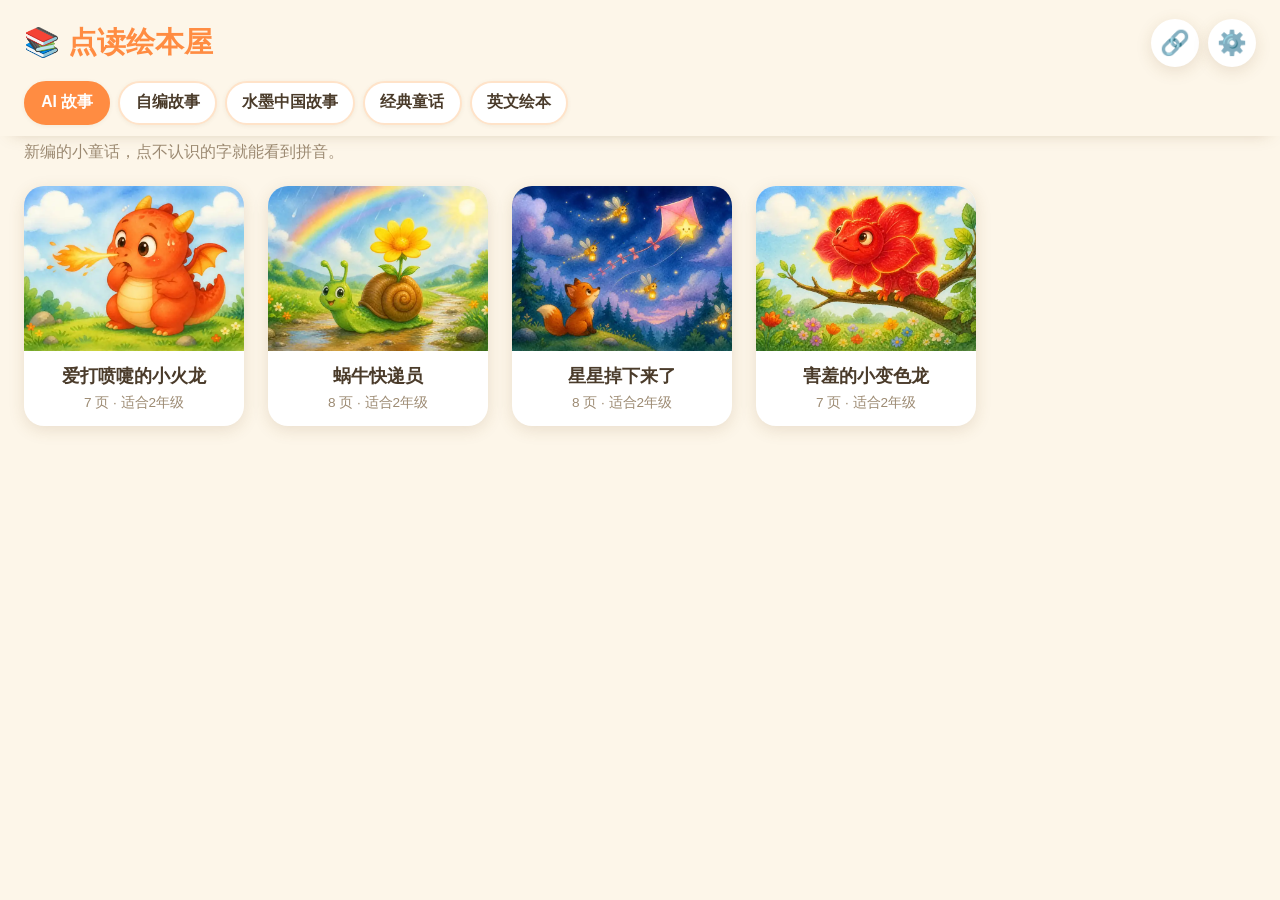
<file: index.html>
<!DOCTYPE html>
<html lang="zh-CN">
<head>
<meta charset="UTF-8">
<meta name="viewport" content="width=device-width, initial-scale=1.0, user-scalable=no, viewport-fit=cover">
<title>点读绘本屋</title>
<link rel="stylesheet" href="css/style.css">
</head>
<body>

<!-- 书架页 -->
<section id="shelf-view" class="view">
  <div class="shelf-top">
    <header class="shelf-header">
      <h1><span class="logo-icon">📚</span> 点读绘本屋</h1>
      <div class="shelf-header-right">
        <button type="button" id="share-cat-btn" class="icon-btn" title="分享本分类链接" aria-label="分享本分类链接">🔗</button>
        <button id="settings-btn" class="icon-btn" title="设置" aria-label="设置">⚙️</button>
      </div>
    </header>
    <nav id="category-bar" class="category-bar" role="tablist" aria-label="故事分类"></nav>
  </div>
  <p id="shelf-hint" class="shelf-hint">点一本书开始阅读吧！不认识的字，点一下就有拼音哦。</p>
  <div id="shelf-grid" class="shelf-grid" role="tabpanel"></div>
</section>

<!-- 阅读页 -->
<section id="reader-view" class="view hidden">
  <header class="reader-header">
    <button id="back-btn" class="icon-btn" title="回到书架" aria-label="回到书架">🏠</button>
    <div id="book-title" class="book-title"></div>
    <div class="reader-header-right">
      <div class="page-tools">
        <button id="first-page-btn" class="page-tool-btn" title="回到第一页" aria-label="回到第一页">⏮</button>
        <span id="page-indicator" class="page-indicator"></span>
      </div>
      <button type="button" id="share-book-btn" class="icon-btn" title="分享本故事链接" aria-label="分享本故事链接">🔗</button>
      <button id="settings-btn-2" class="icon-btn" title="设置" aria-label="设置">⚙️</button>
    </div>
  </header>

  <main class="page-area">
    <div id="page-content" class="page-content">
      <div id="page-image-wrap" class="page-image-wrap">
        <img id="page-image" class="page-image" alt="故事插图" decoding="async" draggable="false">
      </div>
      <div class="page-nav">
        <button id="prev-btn" class="nav-btn nav-prev" aria-label="上一页">‹</button>
        <button id="next-btn" class="nav-btn nav-next" aria-label="下一页">›</button>
      </div>
      <div id="page-text" class="page-text"></div>
    </div>
  </main>
</section>

<!-- 设置面板 -->
<div id="settings-overlay" class="overlay hidden">
  <div class="settings-panel">
    <h2>⚙️ 设置</h2>

    <div class="setting-row">
      <label>气泡停留时间</label>
      <div class="option-group" id="duration-options">
        <button data-value="3000">3秒</button>
        <button data-value="5000">5秒</button>
        <button data-value="10000">10秒</button>
        <button data-value="30000">30秒</button>
        <button data-value="0">不消失</button>
      </div>
    </div>

    <div class="setting-row">
      <label>字号</label>
      <div class="option-group" id="fontsize-options">
        <button data-value="large">大</button>
        <button data-value="xlarge">特大</button>
      </div>
    </div>

    <button id="settings-close" class="settings-close">好啦</button>
  </div>
</div>

<div id="share-overlay" class="overlay hidden" role="dialog" aria-modal="true" aria-labelledby="share-title">
  <div class="settings-panel share-panel">
    <h2 id="share-title">分享链接</h2>
    <p class="share-desc">把链接发给家人，就能打开这一类或这一本故事。也可以长按下面的地址复制。</p>
    <textarea id="share-url-input" class="share-url-input" rows="1" readonly></textarea>
    <button type="button" id="share-copy-btn" class="settings-close">复制链接</button>
    <button type="button" id="share-native-btn" class="settings-close share-native-btn hidden">发给家人</button>
    <button type="button" id="share-close-btn" class="share-dismiss">关闭</button>
  </div>
</div>

<div id="copy-toast" class="copy-toast" role="status" aria-live="polite"></div>

<script src="js/settings.js"></script>
<script src="js/reader.js"></script>
<script src="js/app.js"></script>
<script src="books/index.js"></script>
</body>
</html>
</file>
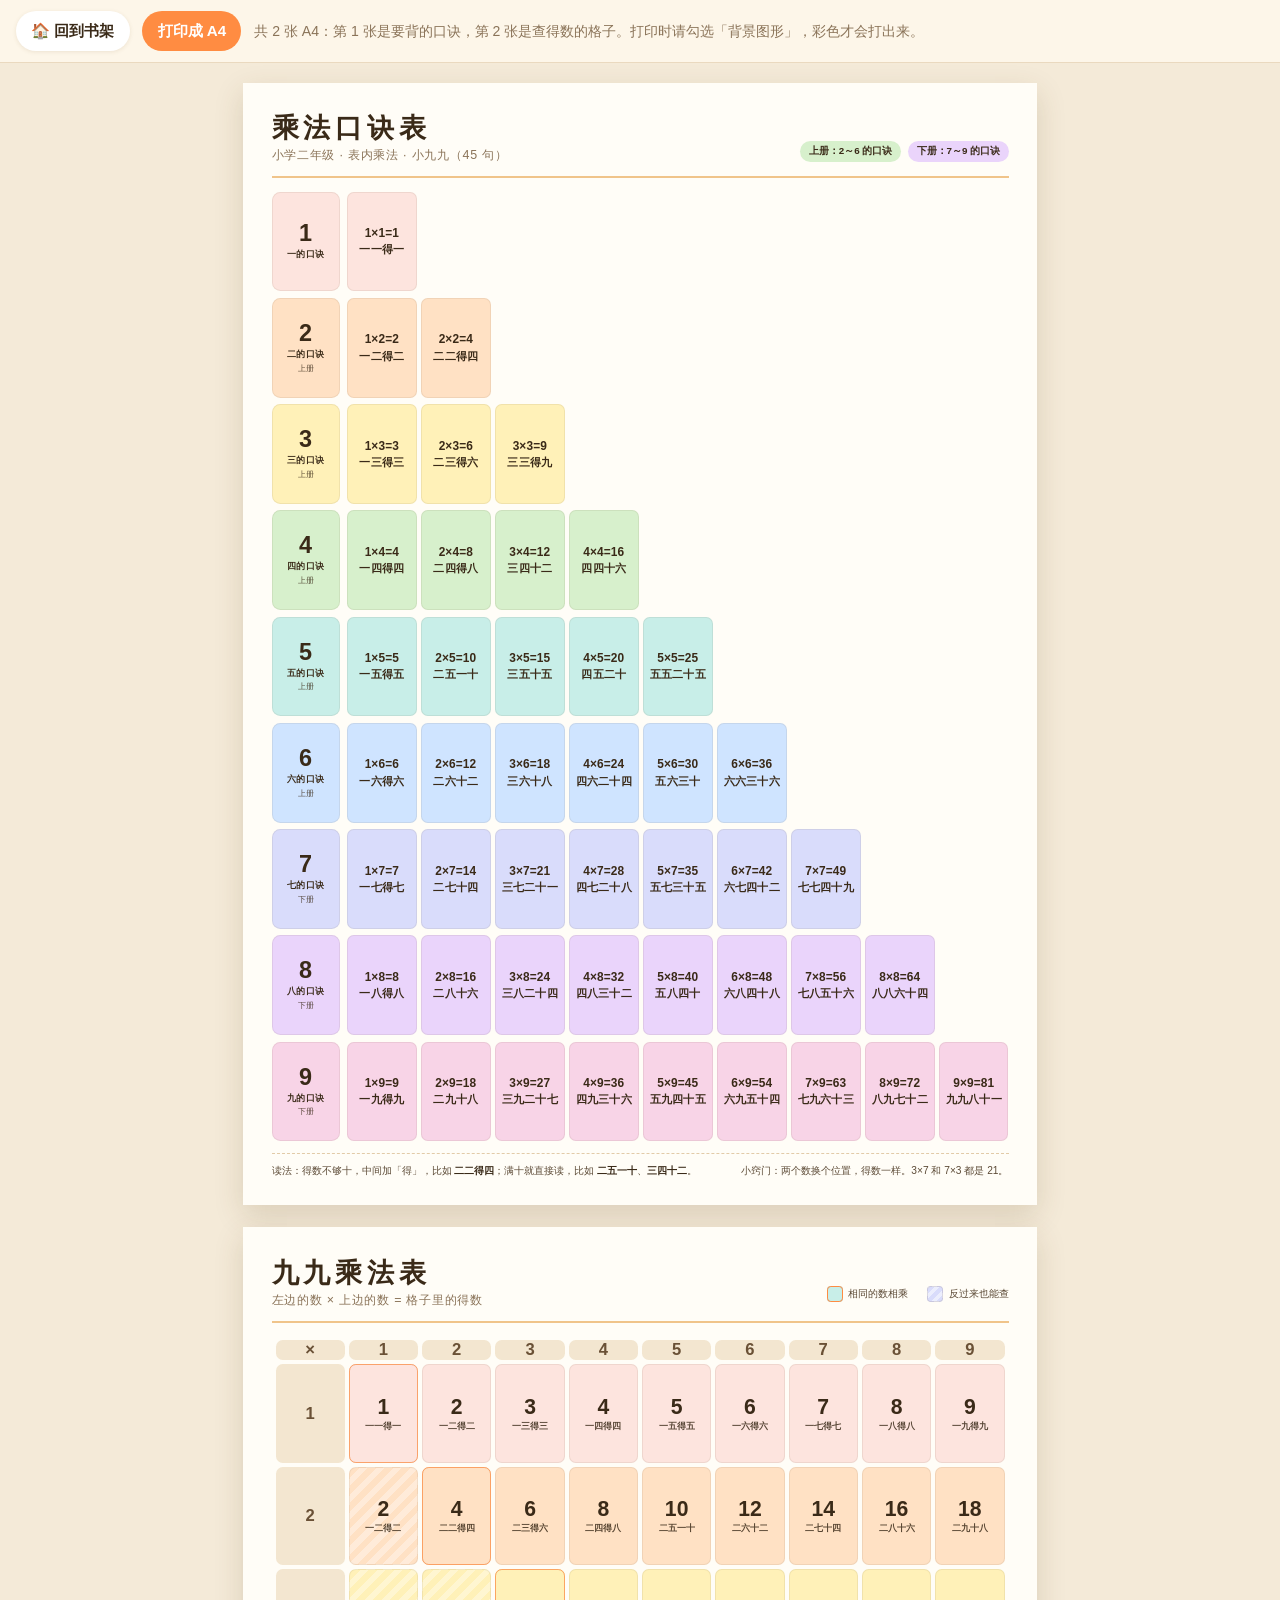
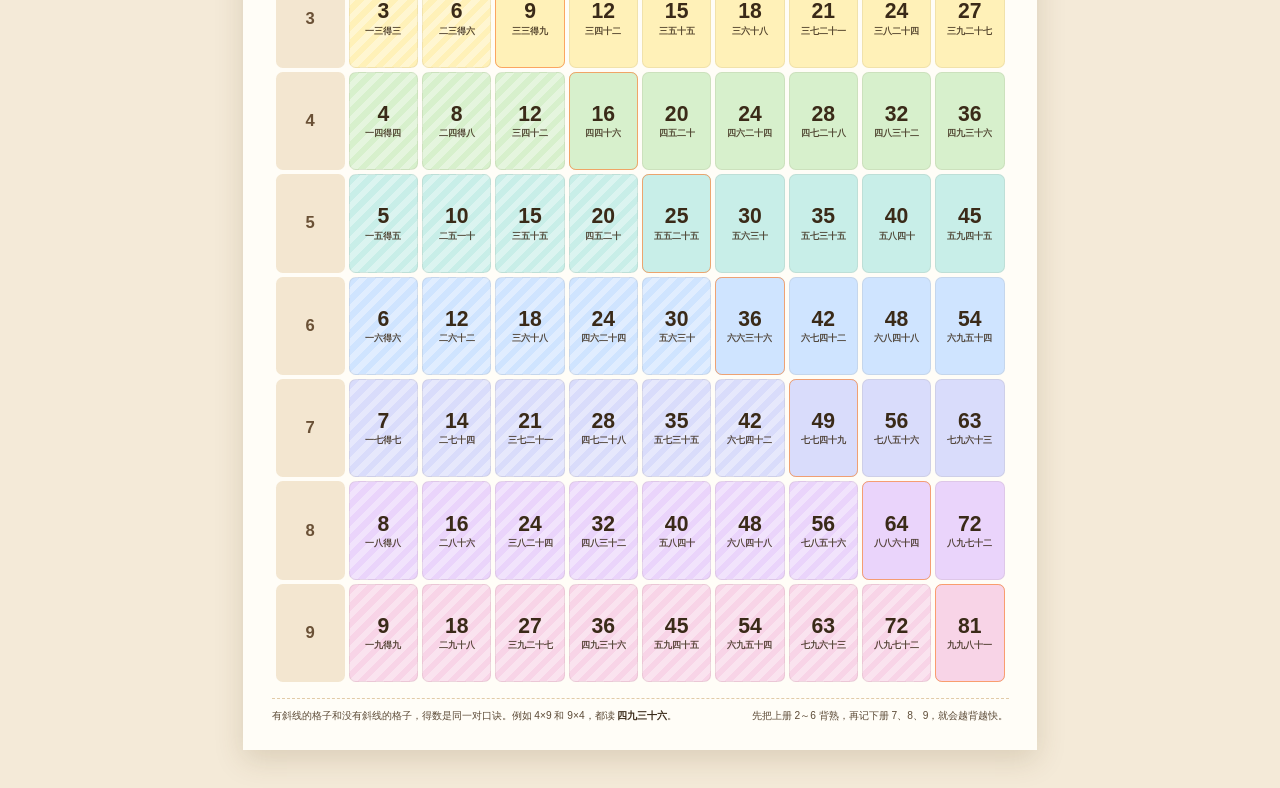
<file: print/cheng-fa-kou-jue.html>
<!DOCTYPE html>
<html lang="zh-CN">
<head>
<meta charset="UTF-8">
<meta name="viewport" content="width=device-width, initial-scale=1.0">
<title>乘法口诀表 · A4 打印</title>
<style>
  :root {
    --ink: #3a2a18;
    --muted: #8a7358;
    --paper: #fffdf7;
    --line: #e8d5b8;
    --primary: #ff8c42;
    --r1: #fde4de;
    --r2: #ffe1c4;
    --r3: #fff1b8;
    --r4: #d7f0cc;
    --r5: #c8eee8;
    --r6: #cfe4ff;
    --r7: #d9dcfb;
    --r8: #ead4fb;
    --r9: #f8d4e7;
  }
  * { box-sizing: border-box; margin: 0; padding: 0; }
  html, body {
    background: #f4ead8;
    color: var(--ink);
    font-family: "PingFang SC", "Microsoft YaHei", "Noto Sans SC", sans-serif;
  }
  button { font-family: inherit; }

  .toolbar {
    position: sticky;
    top: 0;
    z-index: 10;
    display: flex;
    flex-wrap: wrap;
    align-items: center;
    gap: 0.6rem 0.8rem;
    padding: 0.7rem 1rem;
    background: #fdf6e9;
    border-bottom: 1px solid #ead9bf;
  }
  .toolbar a, .toolbar button {
    display: inline-flex;
    align-items: center;
    justify-content: center;
    min-height: 40px;
    padding: 0.35rem 0.95rem;
    border-radius: 999px;
    text-decoration: none;
    font-size: 0.95rem;
    font-weight: 700;
    cursor: pointer;
    border: none;
  }
  .toolbar a {
    background: #fff;
    color: var(--ink);
    box-shadow: 0 1px 4px rgba(120, 90, 40, 0.12);
  }
  .toolbar .print-btn {
    background: var(--primary);
    color: #fff;
  }
  .toolbar .hint {
    color: var(--muted);
    font-size: 0.88rem;
    font-weight: 500;
    flex: 1 1 16rem;
  }

  .preview {
    display: flex;
    flex-direction: column;
    align-items: center;
    gap: 1.4rem;
    padding: 1.2rem 0.8rem 2.4rem;
    overflow-x: auto;
  }

  .sheet {
    width: 210mm;
    height: 297mm;
    background: var(--paper);
    color: var(--ink);
    padding: 8mm 7.5mm 7mm;
    display: flex;
    flex-direction: column;
    box-shadow: 0 10px 28px rgba(90, 60, 20, 0.16);
    overflow: hidden;
    -webkit-print-color-adjust: exact;
    print-color-adjust: exact;
  }

  .sheet-head {
    display: flex;
    align-items: flex-end;
    justify-content: space-between;
    gap: 8mm;
    padding-bottom: 3.2mm;
    border-bottom: 0.7mm solid #f0c48a;
    margin-bottom: 3.5mm;
  }
  .sheet-head h1 {
    font-size: 7.2mm;
    letter-spacing: 0.18em;
    line-height: 1.1;
  }
  .sheet-head .sub {
    font-size: 3.3mm;
    color: var(--muted);
    letter-spacing: 0.06em;
    margin-top: 1.2mm;
  }
  .badges {
    display: flex;
    gap: 2mm;
    flex-shrink: 0;
    padding-bottom: 0.6mm;
  }
  .badge {
    font-size: 2.6mm;
    font-weight: 700;
    padding: 1mm 2.2mm;
    border-radius: 99px;
    white-space: nowrap;
  }
  .badge-up { background: #d7f0cc; }
  .badge-down { background: #ead4fb; }

  .koujue {
    flex: 1;
    display: flex;
    flex-direction: column;
    gap: 1.7mm;
    min-height: 0;
  }
  .koujue-row {
    flex: 1;
    display: grid;
    grid-template-columns: 18mm 1fr;
    gap: 2mm;
    min-height: 0;
  }
  .row-label {
    border-radius: 2.2mm;
    display: flex;
    flex-direction: column;
    align-items: center;
    justify-content: center;
    text-align: center;
    padding: 1mm 0.4mm;
    border: 0.35mm solid rgba(80, 50, 20, 0.08);
  }
  .row-label .n {
    font-size: 6.2mm;
    font-weight: 800;
    line-height: 1;
  }
  .row-label .t {
    font-size: 2.35mm;
    margin-top: 0.7mm;
    font-weight: 700;
    letter-spacing: 0.04em;
  }
  .row-label .term {
    font-size: 2.1mm;
    margin-top: 0.5mm;
    opacity: 0.8;
  }
  .row-cells {
    display: grid;
    grid-template-columns: repeat(9, 1fr);
    gap: 1.2mm;
    min-width: 0;
  }
  .cell {
    border-radius: 1.8mm;
    display: flex;
    flex-direction: column;
    align-items: center;
    justify-content: center;
    padding: 0.4mm 0.3mm;
    border: 0.3mm solid rgba(80, 50, 20, 0.08);
    min-width: 0;
  }
  .cell .eq {
    font-size: 3.15mm;
    font-weight: 800;
    letter-spacing: 0.01em;
    line-height: 1.15;
    font-variant-numeric: tabular-nums;
  }
  .cell .rhyme {
    font-size: 2.85mm;
    font-weight: 700;
    margin-top: 0.7mm;
    letter-spacing: 0.02em;
    line-height: 1.15;
    white-space: nowrap;
  }

  .c1 .row-label, .c1 .cell { background: var(--r1); }
  .c2 .row-label, .c2 .cell { background: var(--r2); }
  .c3 .row-label, .c3 .cell { background: var(--r3); }
  .c4 .row-label, .c4 .cell { background: var(--r4); }
  .c5 .row-label, .c5 .cell { background: var(--r5); }
  .c6 .row-label, .c6 .cell { background: var(--r6); }
  .c7 .row-label, .c7 .cell { background: var(--r7); }
  .c8 .row-label, .c8 .cell { background: var(--r8); }
  .c9 .row-label, .c9 .cell { background: var(--r9); }

  .sheet-foot {
    margin-top: 3mm;
    padding-top: 2.4mm;
    border-top: 0.35mm dashed #e2cba8;
    font-size: 2.7mm;
    color: #5c4a36;
    line-height: 1.55;
    display: flex;
    justify-content: space-between;
    gap: 6mm;
  }
  .sheet-foot strong { color: var(--ink); }

  .grid-wrap {
    flex: 1;
    min-height: 0;
    display: flex;
    flex-direction: column;
  }
  table.times {
    width: 100%;
    height: 100%;
    border-collapse: separate;
    border-spacing: 1.3mm;
    table-layout: fixed;
  }
  table.times th, table.times td {
    text-align: center;
    vertical-align: middle;
    border-radius: 1.8mm;
    font-weight: 800;
  }
  table.times th {
    background: #f3e6d0;
    font-size: 4.4mm;
    color: #6a5136;
  }
  table.times td {
    font-size: 5.6mm;
    border: 0.3mm solid rgba(80, 50, 20, 0.08);
    font-variant-numeric: tabular-nums;
  }
  table.times td .mini {
    display: block;
    font-size: 2.3mm;
    font-weight: 700;
    margin-top: 0.6mm;
    letter-spacing: 0;
    opacity: 0.85;
  }
  table.times td.square {
    outline: 0.45mm solid rgba(255, 140, 66, 0.7);
    outline-offset: -0.45mm;
  }
  td.t1 { background: var(--r1); }
  td.t2 { background: var(--r2); }
  td.t3 { background: var(--r3); }
  td.t4 { background: var(--r4); }
  td.t5 { background: var(--r5); }
  td.t6 { background: var(--r6); }
  td.t7 { background: var(--r7); }
  td.t8 { background: var(--r8); }
  td.t9 { background: var(--r9); }
  td.lower {
    background-image: repeating-linear-gradient(
      -45deg,
      transparent,
      transparent 1.6mm,
      rgba(255,255,255,0.35) 1.6mm,
      rgba(255,255,255,0.35) 3.2mm
    );
  }

  .legend {
    display: flex;
    gap: 5mm;
    font-size: 2.7mm;
    color: #5c4a36;
    margin-bottom: 2mm;
  }
  .legend span { display: inline-flex; align-items: center; gap: 1.4mm; }
  .swatch {
    width: 4.2mm;
    height: 4.2mm;
    border-radius: 1mm;
    border: 0.3mm solid rgba(80,50,20,0.12);
    display: inline-block;
  }
  .swatch-square { outline: 0.4mm solid var(--primary); outline-offset: -0.4mm; background: var(--r5); }
  .swatch-lower {
    background: var(--r7);
    background-image: repeating-linear-gradient(-45deg, transparent, transparent 1mm, rgba(255,255,255,0.5) 1mm, rgba(255,255,255,0.5) 2mm);
  }

  @media screen and (max-width: 900px) {
    .preview { transform-origin: top center; }
    .sheet { box-shadow: 0 6px 16px rgba(90, 60, 20, 0.14); }
  }

  @page { size: A4 portrait; margin: 0; }
  @media print {
    html, body { background: #fff; }
    .toolbar, .preview { padding: 0; gap: 0; }
    .toolbar { display: none !important; }
    .sheet {
      box-shadow: none;
      page-break-after: always;
      break-after: page;
    }
    .sheet:last-child { page-break-after: auto; break-after: auto; }
  }
</style>
</head>
<body>
  <div class="toolbar">
    <a href="../index.html">🏠 回到书架</a>
    <button type="button" class="print-btn" id="print-btn">打印成 A4</button>
    <p class="hint">共 2 张 A4：第 1 张是要背的口诀，第 2 张是查得数的格子。打印时请勾选「背景图形」，彩色才会打出来。</p>
  </div>

  <div class="preview">
    <section class="sheet" id="sheet-koujue" aria-label="乘法口诀表">
      <header class="sheet-head">
        <div>
          <h1>乘法口诀表</h1>
          <p class="sub">小学二年级 · 表内乘法 · 小九九（45 句）</p>
        </div>
        <div class="badges">
          <span class="badge badge-up">上册：2～6 的口诀</span>
          <span class="badge badge-down">下册：7～9 的口诀</span>
        </div>
      </header>
      <div class="koujue" id="koujue"></div>
      <footer class="sheet-foot">
        <p>读法：得数不够十，中间加「得」，比如 <strong>二二得四</strong>；满十就直接读，比如 <strong>二五一十</strong>、<strong>三四十二</strong>。</p>
        <p>小窍门：两个数换个位置，得数一样。3×7 和 7×3 都是 21。</p>
      </footer>
    </section>

    <section class="sheet" id="sheet-grid" aria-label="九九乘法表">
      <header class="sheet-head">
        <div>
          <h1>九九乘法表</h1>
          <p class="sub">左边的数 × 上边的数 = 格子里的得数</p>
        </div>
        <div class="legend">
          <span><i class="swatch swatch-square"></i> 相同的数相乘</span>
          <span><i class="swatch swatch-lower"></i> 反过来也能查</span>
        </div>
      </header>
      <div class="grid-wrap" id="grid-wrap"></div>
      <footer class="sheet-foot">
        <p>有斜线的格子和没有斜线的格子，得数是同一对口诀。例如 4×9 和 9×4，都读 <strong>四九三十六</strong>。</p>
        <p>先把上册 2～6 背熟，再记下册 7、8、9，就会越背越快。</p>
      </footer>
    </section>
  </div>

<script>
(function () {
  var CN = ["", "一", "二", "三", "四", "五", "六", "七", "八", "九"];
  var RHYMES = [
    ["一一得一"],
    ["一二得二", "二二得四"],
    ["一三得三", "二三得六", "三三得九"],
    ["一四得四", "二四得八", "三四十二", "四四十六"],
    ["一五得五", "二五一十", "三五十五", "四五二十", "五五二十五"],
    ["一六得六", "二六十二", "三六十八", "四六二十四", "五六三十", "六六三十六"],
    ["一七得七", "二七十四", "三七二十一", "四七二十八", "五七三十五", "六七四十二", "七七四十九"],
    ["一八得八", "二八十六", "三八二十四", "四八三十二", "五八四十", "六八四十八", "七八五十六", "八八六十四"],
    ["一九得九", "二九十八", "三九二十七", "四九三十六", "五九四十五", "六九五十四", "七九六十三", "八九七十二", "九九八十一"]
  ];

  function rhymeFor(a, b) {
    var x = Math.min(a, b);
    var y = Math.max(a, b);
    return RHYMES[y - 1][x - 1];
  }

  function termLabel(n) {
    if (n >= 2 && n <= 6) return "上册";
    if (n >= 7) return "下册";
    return "";
  }

  function renderKoujue() {
    var root = document.getElementById("koujue");
    var html = "";
    for (var n = 1; n <= 9; n++) {
      html += '<div class="koujue-row c' + n + '">';
      html += '<div class="row-label"><span class="n">' + n + '</span>';
      html += '<span class="t">' + CN[n] + '的口诀</span>';
      var term = termLabel(n);
      if (term) html += '<span class="term">' + term + '</span>';
      html += '</div><div class="row-cells">';
      for (var a = 1; a <= n; a++) {
        var p = a * n;
        html += '<div class="cell"><span class="eq">' + a + "×" + n + "=" + p +
          '</span><span class="rhyme">' + RHYMES[n - 1][a - 1] + "</span></div>";
      }
      html += "</div></div>";
    }
    root.innerHTML = html;
  }

  function renderGrid() {
    var html = '<table class="times" aria-label="九九乘法表格子">';
    html += "<thead><tr><th>×</th>";
    var c, r;
    for (c = 1; c <= 9; c++) html += "<th>" + c + "</th>";
    html += "</tr></thead><tbody>";
    for (r = 1; r <= 9; r++) {
      html += "<tr><th>" + r + "</th>";
      for (c = 1; c <= 9; c++) {
        var cls = "t" + r;
        if (r === c) cls += " square";
        if (r > c) cls += " lower";
        html += '<td class="' + cls + '">' + (r * c);
        html += '<span class="mini">' + rhymeFor(r, c) + "</span></td>";
      }
      html += "</tr>";
    }
    html += "</tbody></table>";
    document.getElementById("grid-wrap").innerHTML = html;
  }

  renderKoujue();
  renderGrid();

  document.getElementById("print-btn").addEventListener("click", function () {
    window.print();
  });
})();
</script>
</body>
</html>
</file>
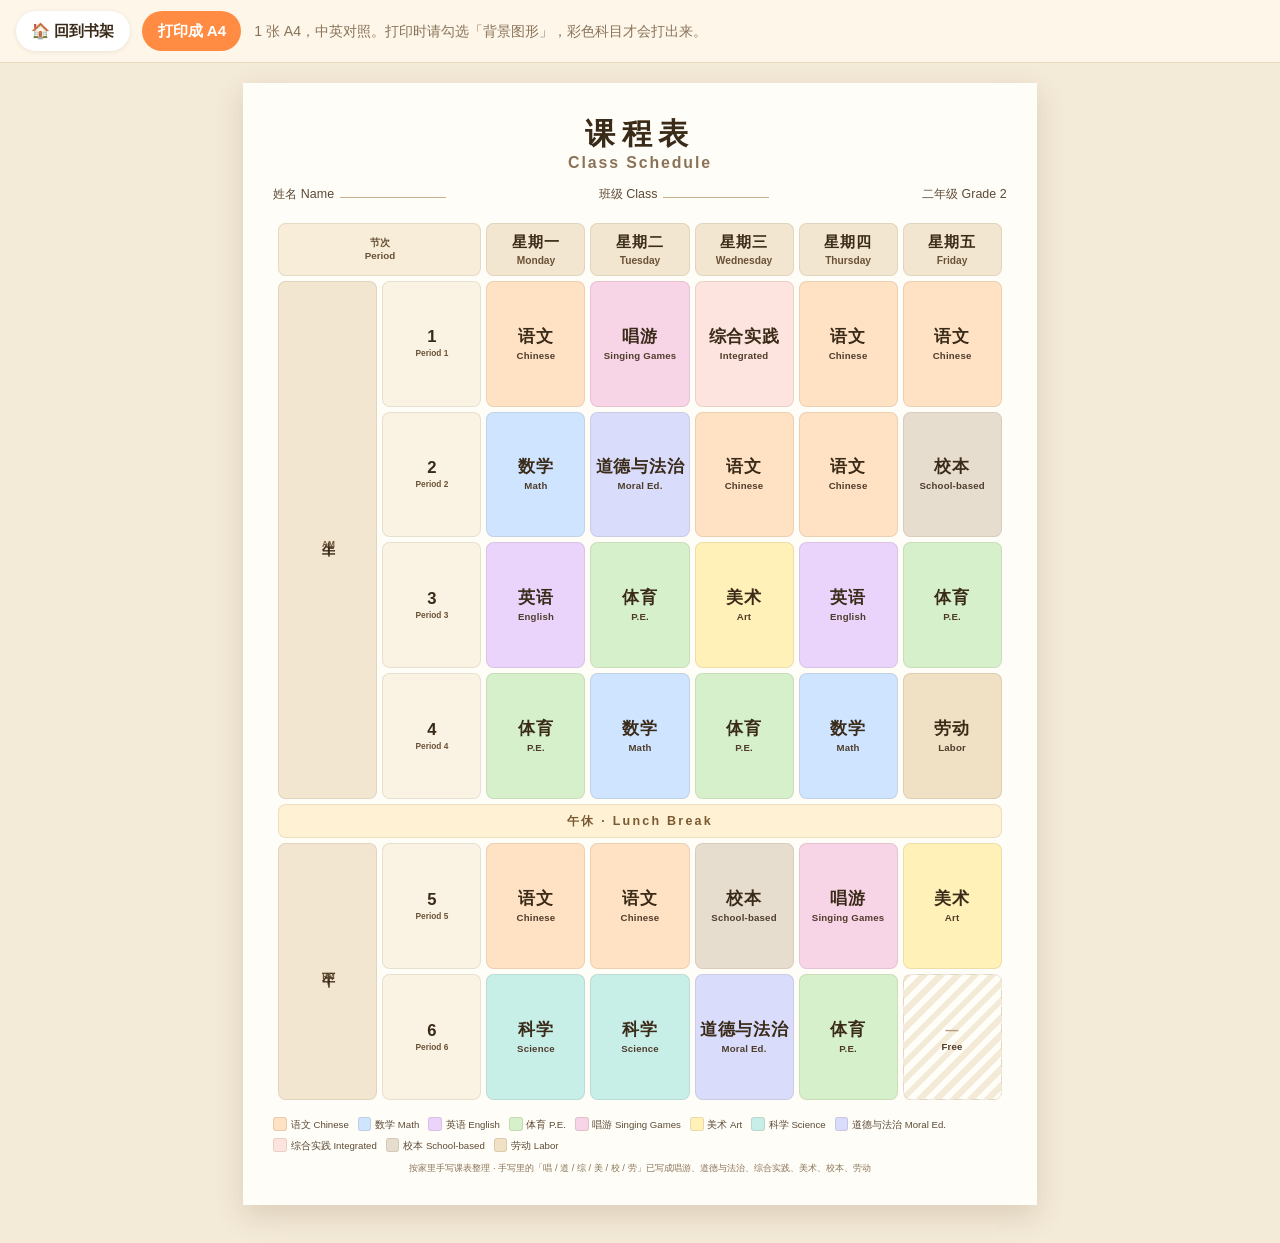
<file: print/ke-cheng-biao.html>
<!DOCTYPE html>
<html lang="zh-CN">
<head>
<meta charset="UTF-8">
<meta name="viewport" content="width=device-width, initial-scale=1.0">
<title>课程表 Class Schedule · A4 打印</title>
<style>
  :root {
    --ink: #3a2a18;
    --muted: #8a7358;
    --paper: #fffdf7;
    --primary: #ff8c42;
    --line: #e4d2b4;
  }
  * { box-sizing: border-box; margin: 0; padding: 0; }
  html, body {
    background: #f4ead8;
    color: var(--ink);
    font-family: "PingFang SC", "Microsoft YaHei", "Noto Sans SC", sans-serif;
  }
  button { font-family: inherit; }

  .toolbar {
    position: sticky;
    top: 0;
    z-index: 10;
    display: flex;
    flex-wrap: wrap;
    align-items: center;
    gap: 0.6rem 0.8rem;
    padding: 0.7rem 1rem;
    background: #fdf6e9;
    border-bottom: 1px solid #ead9bf;
  }
  .toolbar a, .toolbar button {
    display: inline-flex;
    align-items: center;
    justify-content: center;
    min-height: 40px;
    padding: 0.35rem 0.95rem;
    border-radius: 999px;
    text-decoration: none;
    font-size: 0.95rem;
    font-weight: 700;
    cursor: pointer;
    border: none;
  }
  .toolbar a {
    background: #fff;
    color: var(--ink);
    box-shadow: 0 1px 4px rgba(120, 90, 40, 0.12);
  }
  .toolbar .print-btn { background: var(--primary); color: #fff; }
  .toolbar .hint {
    color: var(--muted);
    font-size: 0.88rem;
    font-weight: 500;
    flex: 1 1 16rem;
  }

  .preview {
    display: flex;
    flex-direction: column;
    align-items: center;
    padding: 1.2rem 0.8rem 2.4rem;
    overflow-x: auto;
  }

  .sheet {
    width: 210mm;
    height: 297mm;
    background: var(--paper);
    padding: 9mm 8mm 8mm;
    display: flex;
    flex-direction: column;
    box-shadow: 0 10px 28px rgba(90, 60, 20, 0.16);
    overflow: hidden;
    -webkit-print-color-adjust: exact;
    print-color-adjust: exact;
  }

  .sheet-head { text-align: center; margin-bottom: 4mm; }
  .sheet-head h1 {
    font-size: 8mm;
    letter-spacing: 0.22em;
    line-height: 1.1;
  }
  .sheet-head .en {
    font-size: 4.2mm;
    letter-spacing: 0.12em;
    color: var(--muted);
    margin-top: 1.2mm;
    font-weight: 700;
  }
  .meta-line {
    display: flex;
    justify-content: space-between;
    gap: 4mm;
    margin-top: 3.5mm;
    font-size: 3.3mm;
    color: #5c4a36;
  }
  .meta-line .blank {
    display: inline-block;
    min-width: 28mm;
    border-bottom: 0.35mm solid #c9b08c;
    margin-left: 1.5mm;
  }

  table.tt {
    width: 100%;
    flex: 1;
    border-collapse: separate;
    border-spacing: 1.4mm;
    table-layout: fixed;
  }
  table.tt th, table.tt td {
    text-align: center;
    vertical-align: middle;
    border-radius: 2mm;
    border: 0.3mm solid rgba(80, 50, 20, 0.1);
  }
  table.tt thead th {
    background: #f3e6d0;
    height: 14mm;
    padding: 1mm;
  }
  table.tt .day-zh {
    display: block;
    font-size: 4.1mm;
    font-weight: 800;
    letter-spacing: 0.08em;
  }
  table.tt .day-en {
    display: block;
    font-size: 2.7mm;
    color: #6a5136;
    margin-top: 0.6mm;
    font-weight: 700;
  }
  .corner {
    background: #f7edd8 !important;
    font-size: 2.6mm;
    font-weight: 700;
    color: #6a5136;
    line-height: 1.35;
  }
  .block {
    width: 11mm;
    font-size: 3.4mm;
    font-weight: 800;
    letter-spacing: 0.12em;
    writing-mode: vertical-rl;
    text-orientation: mixed;
    background: #f3e6d0;
  }
  .block .en {
    writing-mode: horizontal-tb;
    font-size: 2.2mm;
    letter-spacing: 0;
    margin-top: 1.4mm;
    color: #6a5136;
    font-weight: 700;
  }
  .period {
    width: 16mm;
    background: #faf3e4;
    padding: 0.6mm;
  }
  .period .n {
    display: block;
    font-size: 4.4mm;
    font-weight: 800;
    line-height: 1;
  }
  .period .en {
    display: block;
    font-size: 2.2mm;
    color: #6a5136;
    margin-top: 0.7mm;
    font-weight: 700;
  }
  .sub {
    padding: 1.2mm 1mm;
  }
  .sub .zh {
    display: block;
    font-size: 4.5mm;
    font-weight: 800;
    letter-spacing: 0.04em;
    line-height: 1.15;
  }
  .sub .en {
    display: block;
    font-size: 2.55mm;
    margin-top: 0.9mm;
    font-weight: 700;
    color: #4f3d2c;
    letter-spacing: 0.02em;
  }
  .sub.empty {
    background: repeating-linear-gradient(
      -45deg,
      #fffdf7,
      #fffdf7 1.6mm,
      #f4ead8 1.6mm,
      #f4ead8 3.2mm
    );
  }
  .sub.empty .zh { color: #b39a7c; font-weight: 700; font-size: 3.4mm; }

  .lunch td {
    background: #fff1d4;
    font-size: 3.3mm;
    font-weight: 800;
    letter-spacing: 0.18em;
    height: 9mm;
    color: #7a5a32;
  }

  .yuwen { background: #ffe1c4; }
  .shuxue { background: #cfe4ff; }
  .yingyu { background: #ead4fb; }
  .tiyu { background: #d7f0cc; }
  .yinyue { background: #f8d4e7; }
  .meishu { background: #fff1b8; }
  .kexue { background: #c8eee8; }
  .daode { background: #d9dcfb; }
  .zonghe { background: #fde4de; }
  .xiaoben { background: #e7ddcf; }
  .laodong { background: #f0e0c4; }

  .legend {
    margin-top: 3.2mm;
    display: flex;
    flex-wrap: wrap;
    gap: 1.5mm 2.4mm;
    font-size: 2.55mm;
    color: #5c4a36;
  }
  .legend i {
    display: inline-block;
    width: 3.6mm;
    height: 3.6mm;
    border-radius: 0.8mm;
    vertical-align: -0.6mm;
    margin-right: 1mm;
    border: 0.25mm solid rgba(80,50,20,0.12);
  }
  .foot {
    margin-top: 2.2mm;
    font-size: 2.5mm;
    color: #8a7358;
    text-align: center;
  }

  @page { size: A4 portrait; margin: 0; }
  @media print {
    html, body { background: #fff; }
    .toolbar { display: none !important; }
    .preview { padding: 0; }
    .sheet { box-shadow: none; }
  }
</style>
</head>
<body>
  <div class="toolbar">
    <a href="../index.html">🏠 回到书架</a>
    <button type="button" class="print-btn" id="print-btn">打印成 A4</button>
    <p class="hint">1 张 A4，中英对照。打印时请勾选「背景图形」，彩色科目才会打出来。</p>
  </div>

  <div class="preview">
    <section class="sheet" aria-label="课程表 Class Schedule">
      <header class="sheet-head">
        <h1>课程表</h1>
        <p class="en">Class Schedule</p>
        <div class="meta-line">
          <span>姓名 Name<span class="blank"></span></span>
          <span>班级 Class<span class="blank"></span></span>
          <span>二年级 Grade 2</span>
        </div>
      </header>

      <table class="tt">
        <thead>
          <tr>
            <th class="corner" colspan="2">节次<br>Period</th>
            <th><span class="day-zh">星期一</span><span class="day-en">Monday</span></th>
            <th><span class="day-zh">星期二</span><span class="day-en">Tuesday</span></th>
            <th><span class="day-zh">星期三</span><span class="day-en">Wednesday</span></th>
            <th><span class="day-zh">星期四</span><span class="day-en">Thursday</span></th>
            <th><span class="day-zh">星期五</span><span class="day-en">Friday</span></th>
          </tr>
        </thead>
        <tbody>
          <tr>
            <td class="block" rowspan="4">上午<span class="en">AM</span></td>
            <td class="period"><span class="n">1</span><span class="en">Period 1</span></td>
            <td class="sub yuwen"><span class="zh">语文</span><span class="en">Chinese</span></td>
            <td class="sub yinyue"><span class="zh">唱游</span><span class="en">Singing Games</span></td>
            <td class="sub zonghe"><span class="zh">综合实践</span><span class="en">Integrated</span></td>
            <td class="sub yuwen"><span class="zh">语文</span><span class="en">Chinese</span></td>
            <td class="sub yuwen"><span class="zh">语文</span><span class="en">Chinese</span></td>
          </tr>
          <tr>
            <td class="period"><span class="n">2</span><span class="en">Period 2</span></td>
            <td class="sub shuxue"><span class="zh">数学</span><span class="en">Math</span></td>
            <td class="sub daode"><span class="zh">道德与法治</span><span class="en">Moral Ed.</span></td>
            <td class="sub yuwen"><span class="zh">语文</span><span class="en">Chinese</span></td>
            <td class="sub yuwen"><span class="zh">语文</span><span class="en">Chinese</span></td>
            <td class="sub xiaoben"><span class="zh">校本</span><span class="en">School-based</span></td>
          </tr>
          <tr>
            <td class="period"><span class="n">3</span><span class="en">Period 3</span></td>
            <td class="sub yingyu"><span class="zh">英语</span><span class="en">English</span></td>
            <td class="sub tiyu"><span class="zh">体育</span><span class="en">P.E.</span></td>
            <td class="sub meishu"><span class="zh">美术</span><span class="en">Art</span></td>
            <td class="sub yingyu"><span class="zh">英语</span><span class="en">English</span></td>
            <td class="sub tiyu"><span class="zh">体育</span><span class="en">P.E.</span></td>
          </tr>
          <tr>
            <td class="period"><span class="n">4</span><span class="en">Period 4</span></td>
            <td class="sub tiyu"><span class="zh">体育</span><span class="en">P.E.</span></td>
            <td class="sub shuxue"><span class="zh">数学</span><span class="en">Math</span></td>
            <td class="sub tiyu"><span class="zh">体育</span><span class="en">P.E.</span></td>
            <td class="sub shuxue"><span class="zh">数学</span><span class="en">Math</span></td>
            <td class="sub laodong"><span class="zh">劳动</span><span class="en">Labor</span></td>
          </tr>
          <tr class="lunch">
            <td colspan="7">午休 · Lunch Break</td>
          </tr>
          <tr>
            <td class="block" rowspan="2">下午<span class="en">PM</span></td>
            <td class="period"><span class="n">5</span><span class="en">Period 5</span></td>
            <td class="sub yuwen"><span class="zh">语文</span><span class="en">Chinese</span></td>
            <td class="sub yuwen"><span class="zh">语文</span><span class="en">Chinese</span></td>
            <td class="sub xiaoben"><span class="zh">校本</span><span class="en">School-based</span></td>
            <td class="sub yinyue"><span class="zh">唱游</span><span class="en">Singing Games</span></td>
            <td class="sub meishu"><span class="zh">美术</span><span class="en">Art</span></td>
          </tr>
          <tr>
            <td class="period"><span class="n">6</span><span class="en">Period 6</span></td>
            <td class="sub kexue"><span class="zh">科学</span><span class="en">Science</span></td>
            <td class="sub kexue"><span class="zh">科学</span><span class="en">Science</span></td>
            <td class="sub daode"><span class="zh">道德与法治</span><span class="en">Moral Ed.</span></td>
            <td class="sub tiyu"><span class="zh">体育</span><span class="en">P.E.</span></td>
            <td class="sub empty"><span class="zh">—</span><span class="en">Free</span></td>
          </tr>
        </tbody>
      </table>

      <div class="legend" aria-label="科目图例">
        <span><i class="yuwen"></i>语文 Chinese</span>
        <span><i class="shuxue"></i>数学 Math</span>
        <span><i class="yingyu"></i>英语 English</span>
        <span><i class="tiyu"></i>体育 P.E.</span>
        <span><i class="yinyue"></i>唱游 Singing Games</span>
        <span><i class="meishu"></i>美术 Art</span>
        <span><i class="kexue"></i>科学 Science</span>
        <span><i class="daode"></i>道德与法治 Moral Ed.</span>
        <span><i class="zonghe"></i>综合实践 Integrated</span>
        <span><i class="xiaoben"></i>校本 School-based</span>
        <span><i class="laodong"></i>劳动 Labor</span>
      </div>
      <p class="foot">按家里手写课表整理 · 手写里的「唱 / 道 / 综 / 美 / 校 / 劳」已写成唱游、道德与法治、综合实践、美术、校本、劳动</p>
    </section>
  </div>

  <script>
    document.getElementById("print-btn").addEventListener("click", function () {
      window.print();
    });
  </script>
</body>
</html>
</file>
<file: css/style.css>
/* ============ 基础 ============ */
* { margin: 0; padding: 0; box-sizing: border-box; }

:root {
  --bg: #fdf6e9;
  --card: #ffffff;
  --paper: #efe4cc;
  --primary: #ff8c42;
  --primary-soft: #ffe3c9;
  --text: #4a3b2a;
  --text-light: #9c8a72;
  --highlight: #ffe08a;
  --bubble-bg: #5b8def;
  --shadow: 0 4px 16px rgba(120, 90, 40, 0.15);
  --radius: 20px;
  --reading-font: "Kaiti SC", "KaiTi", "STKaiti", "Kaiti", "楷体", serif;
}

html, body {
  height: 100%;
  background: var(--bg);
  color: var(--text);
  font-family: "PingFang SC", "Microsoft YaHei", "Noto Sans SC", sans-serif;
  -webkit-tap-highlight-color: transparent;
}

.view { min-height: 100vh; min-height: 100dvh; display: flex; flex-direction: column; }
.hidden { display: none !important; }

/* 阅读页锁定为一屏高：文字完整展示，不出现页面滚动 */
#reader-view {
  height: 100vh;
  height: 100dvh;
  overflow: hidden;
}

.icon-btn {
  border: none;
  background: var(--card);
  font-size: 1.5rem;
  width: 3rem;
  height: 3rem;
  border-radius: 50%;
  cursor: pointer;
  box-shadow: var(--shadow);
  transition: transform 0.15s;
  touch-action: manipulation;
}
.icon-btn:active { transform: scale(0.9); }

/* ============ 书架页 ============ */
.shelf-header {
  display: flex;
  align-items: center;
  justify-content: space-between;
  padding: 1.2rem 1.5rem 0.5rem;
  padding-left: max(1.5rem, env(safe-area-inset-left, 0px));
  padding-right: max(1.5rem, env(safe-area-inset-right, 0px));
}
.shelf-header h1 { font-size: 1.8rem; color: var(--primary); }
.shelf-header-right { display: flex; align-items: center; gap: 0.55rem; flex-shrink: 0; }
.shelf-hint { padding: 0.4rem 1.5rem 0.9rem; color: var(--text-light); font-size: 1rem; }

.shelf-top {
  position: sticky;
  top: 0;
  z-index: 20;
  background: var(--bg);
  padding-bottom: 0.15rem;
  box-shadow: 0 8px 16px -12px rgba(120, 90, 40, 0.35);
}

.category-bar {
  display: flex;
  flex-wrap: wrap;
  gap: 0.5rem;
  padding: 0.35rem 1.5rem 0.55rem;
  padding-left: max(1.5rem, env(safe-area-inset-left, 0px));
  padding-right: max(1.5rem, env(safe-area-inset-right, 0px));
}

.category-chip {
  border: 2px solid var(--primary-soft);
  background: var(--card);
  color: var(--text);
  padding: 0.45rem 0.95rem;
  min-height: 44px;
  border-radius: 999px;
  font-size: 0.98rem;
  font-weight: 600;
  cursor: pointer;
  box-shadow: 0 1px 4px rgba(120, 90, 40, 0.08);
  touch-action: manipulation;
  -webkit-tap-highlight-color: transparent;
  white-space: nowrap;
  text-decoration: none;
  display: inline-flex;
  align-items: center;
}
.category-chip.selected {
  background: var(--primary);
  border-color: var(--primary);
  color: #fff;
}
.category-chip:active { transform: scale(0.96); }

.shelf-grid {
  display: grid;
  grid-template-columns: repeat(auto-fill, minmax(170px, 220px));
  justify-content: start;
  gap: 1.5rem;
  padding: 0.5rem 1.5rem 2rem;
  padding-left: max(1.5rem, env(safe-area-inset-left, 0px));
  padding-right: max(1.5rem, env(safe-area-inset-right, 0px));
  padding-bottom: max(2rem, env(safe-area-inset-bottom, 0px));
}

.shelf-empty {
  color: var(--text-light);
  grid-column: 1 / -1;
  padding: 1rem 0.2rem;
}

.book-card {
  background: var(--card);
  border-radius: var(--radius);
  overflow: hidden;
  box-shadow: var(--shadow);
  cursor: pointer;
  transition: transform 0.2s;
  border: none;
  text-align: center;
  padding: 0;
  touch-action: manipulation;
  color: inherit;
  text-decoration: none;
  display: block;
  width: 100%;
}
@media (hover: hover) and (pointer: fine) {
  .book-card:hover { transform: translateY(-6px); }
}
.book-card:active { transform: scale(0.98); }

.card-cover {
  width: 100%;
  aspect-ratio: 4 / 3;
  background: var(--primary-soft);
  overflow: hidden;
}
.card-cover img {
  width: 100%;
  height: 100%;
  object-fit: cover;
  display: block;
  opacity: 1;
  transition: opacity 0.2s ease;
}
.card-cover img.is-loading { opacity: 0; }
.card-cover.no-cover::after {
  content: "📖";
  display: flex;
  align-items: center;
  justify-content: center;
  height: 100%;
  font-size: 2.4rem;
}

.book-card-skeleton {
  pointer-events: none;
  min-height: 12rem;
  border-radius: var(--radius);
  background: linear-gradient(90deg, #f4e8d6 0%, #fbeedc 50%, #f4e8d6 100%);
  background-size: 200% 100%;
  animation: skeleton-shine 1.2s ease-in-out infinite;
}
@keyframes skeleton-shine {
  from { background-position: 100% 0; }
  to { background-position: -100% 0; }
}

.book-card .card-title {
  font-size: 1.15rem;
  font-weight: bold;
  padding: 0.8rem 0.5rem 0.15rem;
  color: var(--text);
  line-height: 1.35;
  display: -webkit-box;
  -webkit-line-clamp: 2;
  -webkit-box-orient: vertical;
  overflow: hidden;
}
.book-card .card-meta {
  font-size: 0.85rem;
  color: var(--text-light);
  padding: 0.2rem 0.5rem 0.9rem;
}

/* ============ 阅读页 ============ */
.reader-header {
  display: flex;
  align-items: center;
  justify-content: space-between;
  padding: 0.8rem 1.2rem;
  gap: 0.8rem;
}
.book-title {
  font-size: 1.2rem;
  font-weight: bold;
  overflow: hidden;
  white-space: nowrap;
  text-overflow: ellipsis;
  flex: 1;
  min-width: 0;
  text-align: center;
}
.reader-header-right { display: flex; align-items: center; gap: 0.6rem; flex-shrink: 0; }

.page-tools {
  display: flex;
  align-items: center;
  background: var(--card);
  border-radius: 999px;
  box-shadow: var(--shadow);
  overflow: hidden;
}
.page-tool-btn {
  border: none;
  background: transparent;
  width: 2.6rem;
  height: 2.4rem;
  font-size: 1.15rem;
  cursor: pointer;
  display: flex;
  align-items: center;
  justify-content: center;
}
.page-tool-btn:active { transform: scale(0.92); }
.page-tool-btn:disabled { opacity: 0.35; pointer-events: none; }
.page-indicator {
  padding: 0.35rem 0.9rem 0.35rem 0.15rem;
  font-size: 0.95rem;
  color: var(--text-light);
  white-space: nowrap;
  border-left: 1px solid #f0e4d0;
}

.page-area {
  flex: 1;
  display: flex;
  align-items: stretch;
  padding: 0 0.8rem 1rem;
  padding-bottom: calc(1rem + env(safe-area-inset-bottom, 0px));
  min-height: 0;
}

.page-nav {
  flex: 0 0 auto;
  display: flex;
  align-items: center;
  justify-content: space-between;
  padding: 0.25rem 1.4rem 0.4rem;
  background: transparent;
}

.nav-btn {
  border: none;
  background: #f4ead8;
  color: var(--primary);
  font-size: 1.7rem;
  line-height: 1;
  width: 3rem;
  height: 2.4rem;
  min-width: 48px;
  min-height: 40px;
  cursor: pointer;
  border-radius: 999px;
  box-shadow: 0 1px 4px rgba(120, 90, 40, 0.12);
  user-select: none;
  -webkit-user-select: none;
  display: flex;
  align-items: center;
  justify-content: center;
  padding-bottom: 0.12rem;
  border: 1px solid #f0e0cc;
}
.nav-btn:active { transform: scale(0.94); background: var(--primary-soft); }
.nav-btn:disabled {
  color: #e2d3c0;
  background: transparent;
  box-shadow: none;
  border-color: transparent;
  pointer-events: none;
}

.page-content {
  flex: 1;
  /* 电子书背板：整块均匀磨砂米色，避免图文之间跳到白色 */
  background-color: var(--paper);
  background-image: url("data:image/svg+xml;utf8,<svg xmlns='http://www.w3.org/2000/svg' width='180' height='180'><filter id='n'><feTurbulence type='fractalNoise' baseFrequency='0.9' numOctaves='2' stitchTiles='stitch'/><feColorMatrix type='matrix' values='0 0 0 0 0.52 0 0 0 0 0.42 0 0 0 0 0.26 0 0 0 0.05 0'/></filter><rect width='100%' height='100%' filter='url(%23n)'/></svg>");
  background-size: 180px 180px;
  background-repeat: repeat;
  border-radius: var(--radius);
  box-shadow: var(--shadow);
  display: flex;
  flex-direction: column;
  overflow: hidden;
  min-width: 0;
}

/* 图片弹性占据剩余空间：文字需要多少就让多少，保证文字完整可见 */
.page-image-wrap {
  flex: 1 1 auto;
  min-height: 0;
  background: transparent;
  display: flex;
  align-items: center;
  justify-content: center;
  position: relative;
}
.page-image-wrap::after {
  content: "";
  position: absolute;
  left: 0;
  right: 0;
  bottom: 0;
  height: 1.6rem;
  background: linear-gradient(180deg, rgba(239, 228, 204, 0) 0%, var(--paper) 100%);
  pointer-events: none;
}
.page-image {
  max-width: 100%;
  max-height: 100%;
  object-fit: contain;
  display: block;
  opacity: 1;
  transition: opacity 0.18s ease;
}
.page-image.is-loading { opacity: 0; }
.page-image-wrap.no-image { display: none; }

.page-text {
  flex: 0 0 auto;
  padding: 1.8rem 1.6rem 1.4rem;
  background: transparent;
  font-family: var(--reading-font);
  /* 字号随屏宽自适应，保证 iPad / 手机上整段文字一屏内完整可见 */
  font-size: clamp(1.4rem, 2.2vw + 0.8rem, 2rem);
  line-height: 2.1;
  letter-spacing: 0.12em;
  text-align: justify;
}
body[data-fontsize="xlarge"] .page-text {
  font-size: clamp(1.7rem, 2.6vw + 1rem, 2.5rem);
}

/* 一页里多个自然段：换行 + 首行缩进。短段左对齐，避免两端对齐把字拉开。 */
.story-para {
  text-indent: 2em;
  text-align: left;
}
.story-para + .story-para {
  margin-top: 0.45em;
}
.text-inner {
  width: 100%;
  min-width: 0;
}

/* 横屏（含 iPad 横版）：左图右文 */
@media (min-aspect-ratio: 5/4) and (min-width: 800px) {
  .page-content {
    display: grid;
    grid-template: "img text" 1fr "nav text" auto / 52% 48%;
    position: relative;
  }
  .page-image-wrap {
    grid-area: img;
    min-width: 0;
    min-height: 0;
    box-shadow: inset 0 -1.2rem 1rem -0.5rem var(--paper);
  }
  .page-image-wrap::after {
    height: auto;
    width: 1.6rem;
    left: auto;
    right: 0;
    top: 0;
    bottom: 0;
    background: linear-gradient(90deg, rgba(239, 228, 204, 0) 0%, var(--paper) 100%);
  }
  .page-nav {
    grid-area: nav;
    position: static;
    width: auto;
    bottom: auto;
    left: auto;
    padding: 0.2rem 1.2rem 0.55rem;
    pointer-events: auto;
  }
  .page-text {
    grid-area: text;
    min-width: 0;
    min-height: 0;
    display: flex;
    flex-direction: column;
    justify-content: center;
    padding: 1.2rem 2rem;
    background: transparent;
  }
  .page-text:has(.story-para) {
    justify-content: flex-start;
    overflow-y: auto;
  }
}

/* ============ 汉字与拼音气泡 ============ */
.char {
  position: relative;
  cursor: pointer;
  border-radius: 8px;
  background: transparent;
  transition: background 0.45s ease;
  display: inline-block;
  line-height: 1.35; /* 高亮块贴合字形，不随正文行高拉长 */
  text-indent: 0; /* 不要继承自然段首行缩进，否则每个字都会被撑开 */
}
@media (hover: hover) and (pointer: fine) {
  .char:hover { background: var(--primary-soft); }
}
.char.active { background: var(--highlight); transition: background 0.12s ease; }
.punct { cursor: default; }
.word { padding: 0 0.06em; }
.word .pinyin-bubble {
  font-size: 0.72em;
  letter-spacing: 0;
}

#reader-view.lang-en .page-text {
  font-family: "Trebuchet MS", "Segoe UI", "PingFang SC", "Microsoft YaHei", sans-serif;
  letter-spacing: 0.03em;
  line-height: 1.95;
  text-align: left;
}

.pinyin-bubble {
  position: absolute;
  bottom: calc(100% + 0.15em);
  left: 50%;
  transform: translateX(-50%);
  background: var(--bubble-bg);
  color: #fff;
  font-family: "PingFang SC", "Microsoft YaHei", sans-serif;
  font-size: 0.55em;
  letter-spacing: 0.02em;
  line-height: 1.3;
  padding: 0.25em 0.6em;
  border-radius: 999px;
  white-space: nowrap;
  pointer-events: none;
  z-index: 10;
  box-shadow: 0 3px 8px rgba(50, 80, 160, 0.35);
  animation: bubble-in 0.18s ease-out;
}
.pinyin-bubble::after {
  content: "";
  position: absolute;
  top: 100%;
  left: 50%;
  transform: translateX(-50%);
  border: 5px solid transparent;
  border-top-color: var(--bubble-bg);
}
.pinyin-bubble.fading { animation: bubble-out 0.5s ease-in forwards; }

@keyframes bubble-in {
  from { opacity: 0; transform: translateX(-50%) translateY(6px) scale(0.7); }
  to   { opacity: 1; transform: translateX(-50%) translateY(0) scale(1); }
}
@keyframes bubble-out {
  to { opacity: 0; transform: translateX(-50%) translateY(-6px); }
}

.copy-toast {
  position: fixed;
  left: 50%;
  bottom: max(1.6rem, calc(env(safe-area-inset-bottom, 0px) + 1.2rem));
  transform: translateX(-50%) translateY(8px);
  background: #4a3b2a;
  color: #fff;
  padding: 0.55rem 1.2rem;
  border-radius: 999px;
  font-size: 0.95rem;
  z-index: 1100;
  opacity: 0;
  pointer-events: none;
  transition: opacity 0.2s, transform 0.2s;
  box-shadow: var(--shadow);
  max-width: calc(100vw - 2rem);
  text-align: center;
}
.copy-toast.show {
  opacity: 1;
  transform: translateX(-50%) translateY(0);
}

/* ============ 设置面板 ============ */
.overlay {
  position: fixed;
  top: 0;
  right: 0;
  bottom: 0;
  left: 0;
  width: 100%;
  height: 100%;
  background: rgba(74, 59, 42, 0.45);
  display: flex;
  align-items: center;
  justify-content: center;
  z-index: 1000;
  padding: max(1rem, env(safe-area-inset-top, 0px)) 1rem max(1rem, env(safe-area-inset-bottom, 0px));
  overflow: auto;
  -webkit-overflow-scrolling: touch;
}
.settings-panel {
  background: var(--card);
  border-radius: var(--radius);
  padding: 1.8rem 2rem;
  width: min(30rem, 100%);
  max-height: 90dvh;
  overflow-y: auto;
  box-shadow: var(--shadow);
  margin: auto;
}
.settings-panel h2 { margin-bottom: 1.4rem; color: var(--primary); }

.setting-row { margin-bottom: 1.3rem; }
.setting-row > label {
  display: block;
  font-weight: bold;
  margin-bottom: 0.6rem;
}
.option-group { display: flex; flex-wrap: wrap; gap: 0.5rem; }
.option-group button {
  border: 2px solid var(--primary-soft);
  background: var(--card);
  color: var(--text);
  padding: 0.45rem 1rem;
  border-radius: 999px;
  font-size: 1rem;
  cursor: pointer;
  transition: all 0.15s;
}
.option-group button.selected {
  background: var(--primary);
  border-color: var(--primary);
  color: #fff;
  font-weight: bold;
}

.settings-close {
  width: 100%;
  margin-top: 0.5rem;
  padding: 0.8rem;
  border: none;
  border-radius: 999px;
  background: var(--primary);
  color: #fff;
  font-size: 1.15rem;
  font-weight: bold;
  cursor: pointer;
}
.settings-close:active { transform: scale(0.97); }

.share-panel .share-desc {
  color: var(--text-light);
  font-size: 0.95rem;
  line-height: 1.5;
  margin: -0.6rem 0 1rem;
}
.share-url-input {
  display: block;
  width: 100%;
  min-height: 2.5rem;
  margin-bottom: 0.9rem;
  padding: 0.7rem 0.85rem;
  border: 2px solid var(--primary-soft);
  border-radius: 14px;
  background: var(--bg);
  color: var(--text);
  font-size: 0.92rem;
  line-height: 1.4;
  word-break: break-all;
  overflow-wrap: anywhere;
  resize: none;
  font-family: inherit;
}
.share-native-btn {
  background: #5b8def;
  margin-top: 0.65rem;
}
.share-dismiss {
  width: 100%;
  margin-top: 0.65rem;
  padding: 0.75rem;
  border: 2px solid var(--primary-soft);
  border-radius: 999px;
  background: transparent;
  color: var(--text);
  font-size: 1.05rem;
  cursor: pointer;
}
.share-dismiss:active { transform: scale(0.97); }

/* 手机窄屏微调 */
@media (max-width: 600px) {
  .shelf-header h1 { font-size: 1.45rem; }
  .shelf-header { padding-top: 0.9rem; padding-bottom: 0.35rem; }
  .category-chip { min-height: 40px; padding: 0.35rem 0.8rem; font-size: 0.92rem; }
  .shelf-grid { grid-template-columns: repeat(2, minmax(0, 1fr)); gap: 1rem; }
  .page-text { padding: 1.6rem 1rem 1.1rem; line-height: 1.9; }
  .nav-btn { width: 2.8rem; height: 2.2rem; font-size: 1.6rem; }
  .page-nav { padding: 0.1rem 0.9rem 0.3rem; }
  .reader-header { padding: 0.6rem 0.8rem; gap: 0.5rem; }
  .icon-btn { width: 2.6rem; height: 2.6rem; font-size: 1.3rem; }
  .page-tool-btn { width: 2.4rem; height: 2.2rem; }
  .page-indicator { padding: 0.3rem 0.7rem 0.3rem 0.1rem; font-size: 0.85rem; }
}

/* 矮屏（手机横屏等）：进一步压缩装饰空间，优先保证文字与按钮完整 */
@media (max-height: 480px) {
  .shelf-header { padding: 0.4rem 0.8rem 0.15rem; }
  .shelf-header h1 { font-size: 1.2rem; }
  .category-bar { padding-top: 0.15rem; padding-bottom: 0.3rem; gap: 0.35rem; }
  .category-chip { min-height: 34px; padding: 0.2rem 0.7rem; font-size: 0.85rem; }
  .shelf-hint { padding: 0.2rem 1rem 0.5rem; font-size: 0.9rem; }
  .reader-header { padding: 0.4rem 0.8rem; }
  .page-text { line-height: 1.8; padding: 0.7rem 1.2rem; }
  .page-area { padding-bottom: 0.6rem; }
}
</file>
